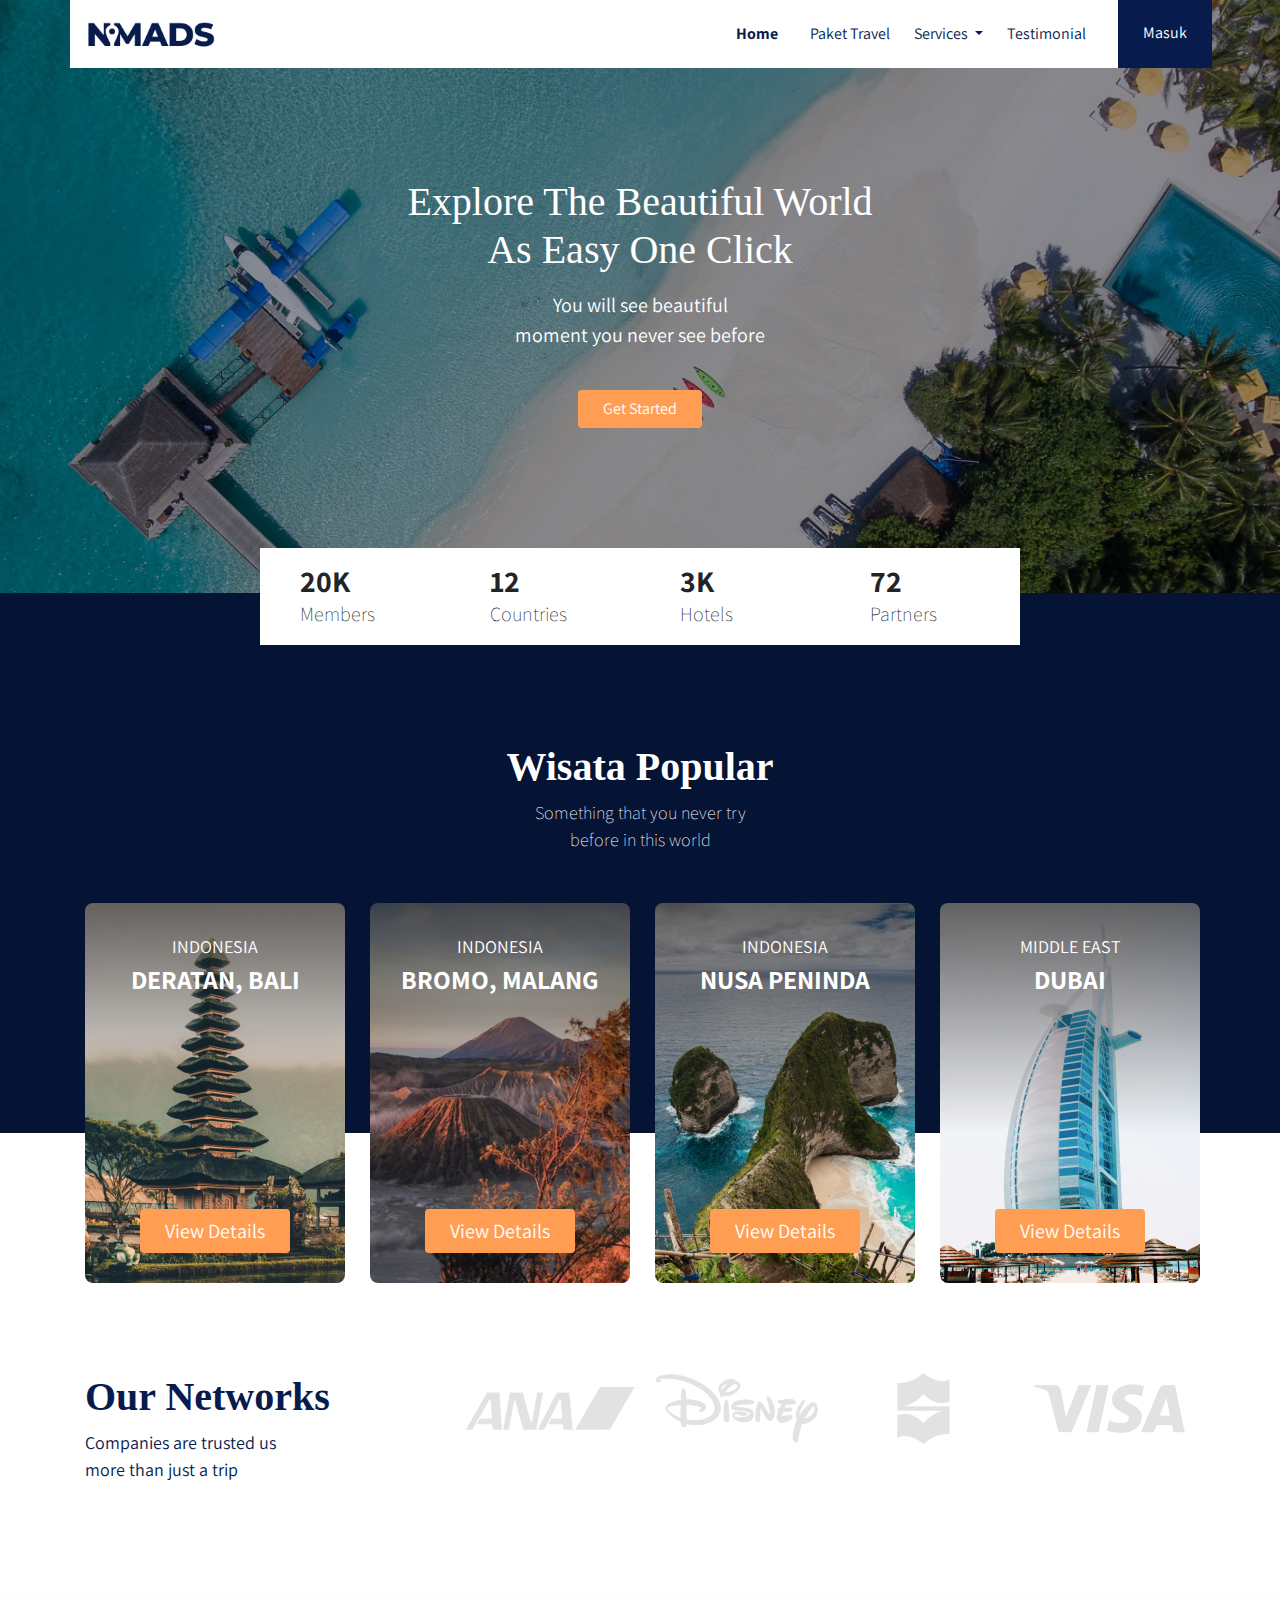
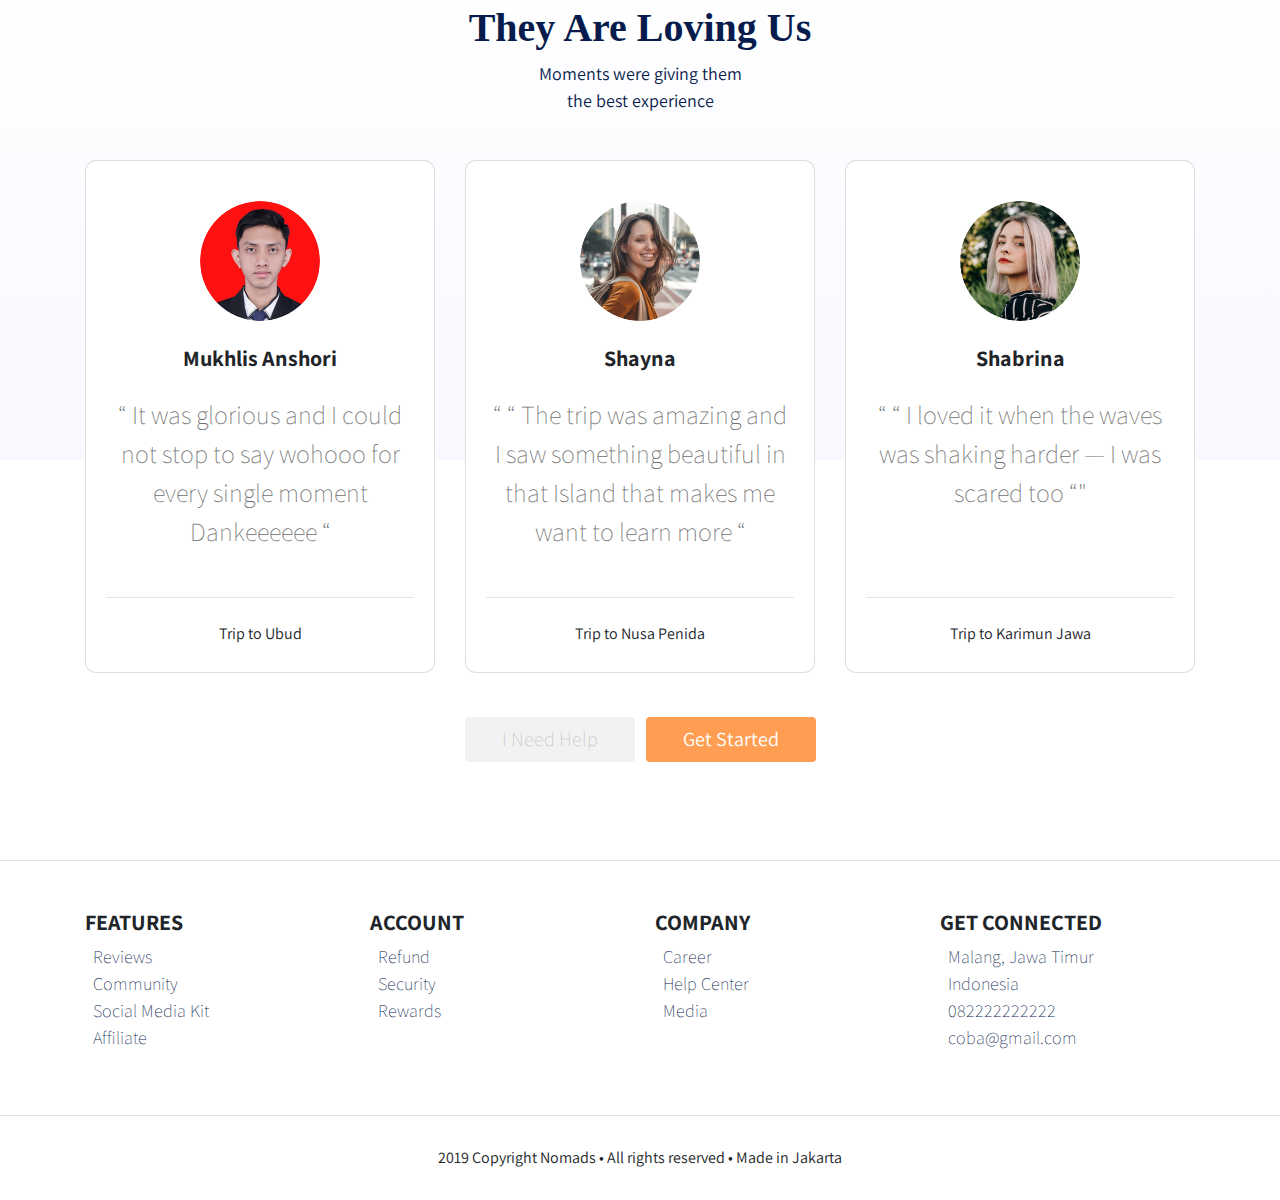
<file: index.html>
<!DOCTYPE html>
<html lang="en">
  <head>
    <meta charset="UTF-8" />
    <meta name="viewport" content="width=device-width, initial-scale=1.0" />
    <meta http-equiv="X-UA-Compatible" content="ie=edge" />
    <title>Document</title>
    <link
      rel="stylesheet"
      href="frontend/libraries/bootstrap/css/bootstrap.css"
    />
    <link rel="stylesheet" href="frontend/styles/main.css" />
    <link
      href="https://fonts.googleapis.com/css?family=Assistant&display=swap"
      rel="stylesheet"
    />
  </head>
  <body>
    <!-- Semantic elements -->
    <!-- https://www.w3schools.com/html/html5_semantic_elements.asp -->

    <!-- Bootstrap navbar example -->
    <!-- https://www.w3schools.com/bootstrap4/bootstrap_navbar.asp -->
    
    <!-- Navbar -->
    <div class="container">
      <nav class="row navbar navbar-expand-lg navbar-light bg-white">
        <a class="navbar-brand" href="#">
          <img src="frontend/images/logo.png" alt="" />
        </a>
        <button
          class="navbar-toggler navbar-toggler-right"
          type="button"
          data-toggle="collapse"
          data-target="#navb"
        >
          <span class="navbar-toggler-icon"></span>
        </button>

        <!-- Menu -->
        <div class="collapse navbar-collapse" id="navb">
          <ul class="navbar-nav ml-auto mr-3">
            <li class="nav-item mx-md-2">
              <a class="nav-link active" href="#">Home</a>
            </li>
            <li class="nav-item mx-md-2">
              <a class="nav-link" href="#">Paket Travel</a>
            </li>
            <li class="nav-item dropdown">
              <a
                class="nav-link dropdown-toggle"
                href="#"
                id="navbardrop"
                data-toggle="dropdown"
              >
                Services
              </a>
              <div class="dropdown-menu">
                <a class="dropdown-item" href="#">Link 1</a>
                <a class="dropdown-item" href="#">Link 2</a>
                <a class="dropdown-item" href="#">Link 3</a>
              </div>
            </li>
            <li class="nav-item mx-md-2">
              <a class="nav-link" href="#">Testimonial</a>
            </li>
          </ul>

          <!-- Mobile button -->
          <form class="form-inline d-sm-block d-md-none">
            <button class="btn btn-login my-2 my-sm-0">
              Masuk
            </button>
          </form>
          <!-- Desktop Button -->
          <form class="form-inline my-2 my-lg-0 d-none d-md-block">
            <button class="btn btn-login btn-navbar-right my-2 my-sm-0 px-4">
              Masuk
            </button>
          </form>
        </div>
      </nav>
    </div>

    <!-- Header -->
    <header class="text-center">
      <h1>Explore The Beautiful World <br> As Easy One Click</h1>
      <p class="mt-3">You will see beautiful <br> moment you 
        never see before</p>
        <a href="#" class="btn btn-get-started px-4 mt-4">
          Get Started
        </a>
    </header> 

    <main>
      <div class="container">
        <section class="section-stats row justify-content-center" id="stats">
          <div class="col-3 col-md-2 stats-detail">
            <h2>20K</h2>
            <p>Members</p>
          </div>
          <div class="col-3 col-md-2 stats-detail">
            <h2>12</h2>
            <p>Countries</p>
          </div>
          <div class="col-3 col-md-2 stats-detail">
            <h2>3K</h2>
            <p>Hotels</p>
          </div>
          <div class="col-3 col-md-2 stats-detail">
            <h2>72</h2>
            <p>Partners</p>
          </div>


        </section>
      </div>
      <section class="section-popular" id="popular">
        <div class="container">
          <div class="row">
            <div class="col text-center section-popular-heading">
              <h2>Wisata Popular</h2>
              <p>Something that you never try <br> before in this world</p>
            </div>
          </div>
        </div>
      </section>


      <!-- //CARD ITEM POPULAR -->
      <section class="section-popular-content" id="popularContent">
        <div class="container">
          <div class="section-popular-travel row justify-content-center">
            <div class="col-sm-6 col-md-4 col-lg-3">
              <div class="card-travel text-center d-flex flex-column" style="background-image: url('frontend/images/popular-1.png');">
                <div class="travel-country">INDONESIA</div>
                <div class="travel-location">DERATAN, BALI</div>
                <div class="travel-button mt-auto">
                  <a href="#" class="btn btn-travel-details px-4">View Details</a>
                </div>
              </div> 
            </div>
            <div class="col-sm-6 col-md-4 col-lg-3">
              <div class="card-travel text-center d-flex flex-column" style="background-image: url('frontend/images/popular-2.png');">
                <div class="travel-country">INDONESIA</div>
                <div class="travel-location">BROMO, MALANG</div>
                <div class="travel-button mt-auto">
                  <a href="#" class="btn btn-travel-details px-4">View Details</a>
                </div>
              </div> 
            </div>
            <div class="col-sm-6 col-md-4 col-lg-3">
              <div class="card-travel text-center d-flex flex-column" style="background-image: url('frontend/images/popular-3.png');">
                <div class="travel-country">INDONESIA</div>
                <div class="travel-location">NUSA PENINDA</div>
                <div class="travel-button mt-auto">
                  <a href="#" class="btn btn-travel-details px-4">View Details</a>
                </div>
              </div> 
            </div>
            <div class="col-sm-6 col-md-4 col-lg-3">
              <div class="card-travel text-center d-flex flex-column" style="background-image: url('frontend/images/popular-4.png');">
                <div class="travel-country">MIDDLE EAST</div>
                <div class="travel-location">DUBAI</div>
                <div class="travel-button mt-auto">
                  <a href="#" class="btn btn-travel-details px-4">View Details</a>
                </div>
              </div> 
            </div>
          </div>
        </div>
      </section>


      <!-- //Our Networks -->
      <section class="section-networks">
        <div class="container">
          <div class="row">
            <div class="col-md-4">
              <h2>Our Networks</h2>
              <p>Companies are trusted us <br> 
                more than just a trip</p>
            </div>
            <div class="col-md-8 text-center">
              <img src="frontend/images/logo-partner.png" alt="" class="img-partner">
            </div>
          </div>
        </div>
      </section>

      <!-- TESTIMONIAL -->
      <section class="section-testimonial-heading" id="testimonialHeading">
        <div class="container">
          <div class="row">
            <div class="col text-center">
              <h2>They Are Loving Us</h2>
              <p>Moments were giving them <br>
                 the best experience</p>
            </div>
          </div>
        </div>
      </section>  

      <section class="section-testimonial-content" id="testimonialContent">
        <div class="container">
          <div class="section-popular-travel row justify-content-center">
            <div class="col-sm-6 col-md-6 col-lg-4">
              <div class="card card-testimonial text-center">
                <div class="testimonial-content">
                  <img src="frontend/images/testimonial-1.png" alt=""
                  class="mb-4 rounded-circle">
                  <h3 class="mb-4">Mukhlis Anshori</h3>
                  <p class="testimonial">“ It was glorious and I could <br> not stop to say wohooo for  <br> every single moment <br> Dankeeeeee “</p>    
                </div>
                <hr>
                <p class="trip-to mt-2">Trip to Ubud</p>
              </div>
            </div>
            <div class="col-sm-6 col-md-6 col-lg-4">
              <div class="card card-testimonial text-center">
                <div class="testimonial-content">
                  <img src="frontend/images/testimonial-2.png" alt=""
                  class="mb-4 rounded-circle">
                  <h3 class="mb-4">Shayna</h3>
                  <p class="testimonial">“ “ The trip was amazing and
                       <br> I saw something beautiful in
                       <br> that Island that makes me
                       <br> want to learn more “</p>    
                </div>
                <hr>
                <p class="trip-to mt-2">Trip to Nusa Penida</p>
              </div>
            </div>
            <div class="col-sm-6 col-md-6 col-lg-4">
              <div class="card card-testimonial text-center">
                <div class="testimonial-content">
                  <img src="frontend/images/testimonial-3.png" alt=""
                  class="mb-4 rounded-circle">
                  <h3 class="mb-4">Shabrina</h3>
                  <p class="testimonial">“ “ I loved it when the waves
                       <br> was shaking harder — I was
                       <br> scared too “"</p>    
                </div>
                <hr>
                <p class="trip-to mt-2">Trip to Karimun Jawa</p>
              </div>
            </div>
            
          </div>
          <div class="row">
            <div class="col-12 text-center">
              <a href="#" class="btn btn-need-help px-4 mt-4 mx-1">
                I Need Help
              </a>
              <a href="#" class="btn btn-get-started px-4 mt-4 mx-1">
                Get Started
              </a>
            </div>
          </div>
        </div>
      </section>

    </main>
    <footer class="section-footer mt-5 mb-4 border-top">
      <div class="container pt-5 pb-5">
        <div class="row justify-content-center">
          <div class="col-12">
            <div class="row">
              <div class="col-12 col-lg-3">
                <h5>FEATURES</h5>
                <ul class="list-unstyled">
                  <li><a href="#">Reviews</a></li>
                  <li><a href="#">Community</a></li>
                  <li><a href="#">Social Media Kit</a></li>
                  <li><a href="#">Affiliate</a></li>
                </ul>
              </div>
              <div class="col-12 col-lg-3">
                <h5>ACCOUNT</h5>
                <ul class="list-unstyled">
                  <li><a href="#">Refund</a></li>
                  <li><a href="#">Security</a></li>
                  <li><a href="#">Rewards</a></li>
                </ul>
              </div>
              <div class="col-12 col-lg-3">
                <h5>COMPANY</h5>
                <ul class="list-unstyled">
                  <li><a href="#">Career</a></li>
                  <li><a href="#">Help Center</a></li>
                  <li><a href="#">Media</a></li>
                </ul>
              </div>
              <div class="col-12 col-lg-3">
                <h5>GET CONNECTED</h5>
                <ul class="list-unstyled">
                  <li><a href="#">Malang, Jawa Timur</a></li>
                  <li><a href="#">Indonesia</a></li>
                  <li><a href="#">082222222222</a></li>
                  <li><a href="#">coba@gmail.com</a></li>
                </ul>
              </div>
              
            </div>
          </div>
        </div>
      </div>
      <div class="copyright border-top text-center">
        <p>2019 Copyright Nomads • All rights reserved • Made in Jakarta</p>
        
      </div>
    </footer>

    <script src="frontend/libraries/retina/retina.js"></script>
    <script src="frontend/libraries/jquery/jquery-3.4.1.min.js"></script>
    <script src="frontend/libraries/bootstrap/js/bootstrap.js"></script>
  </body>
</html>
</file>
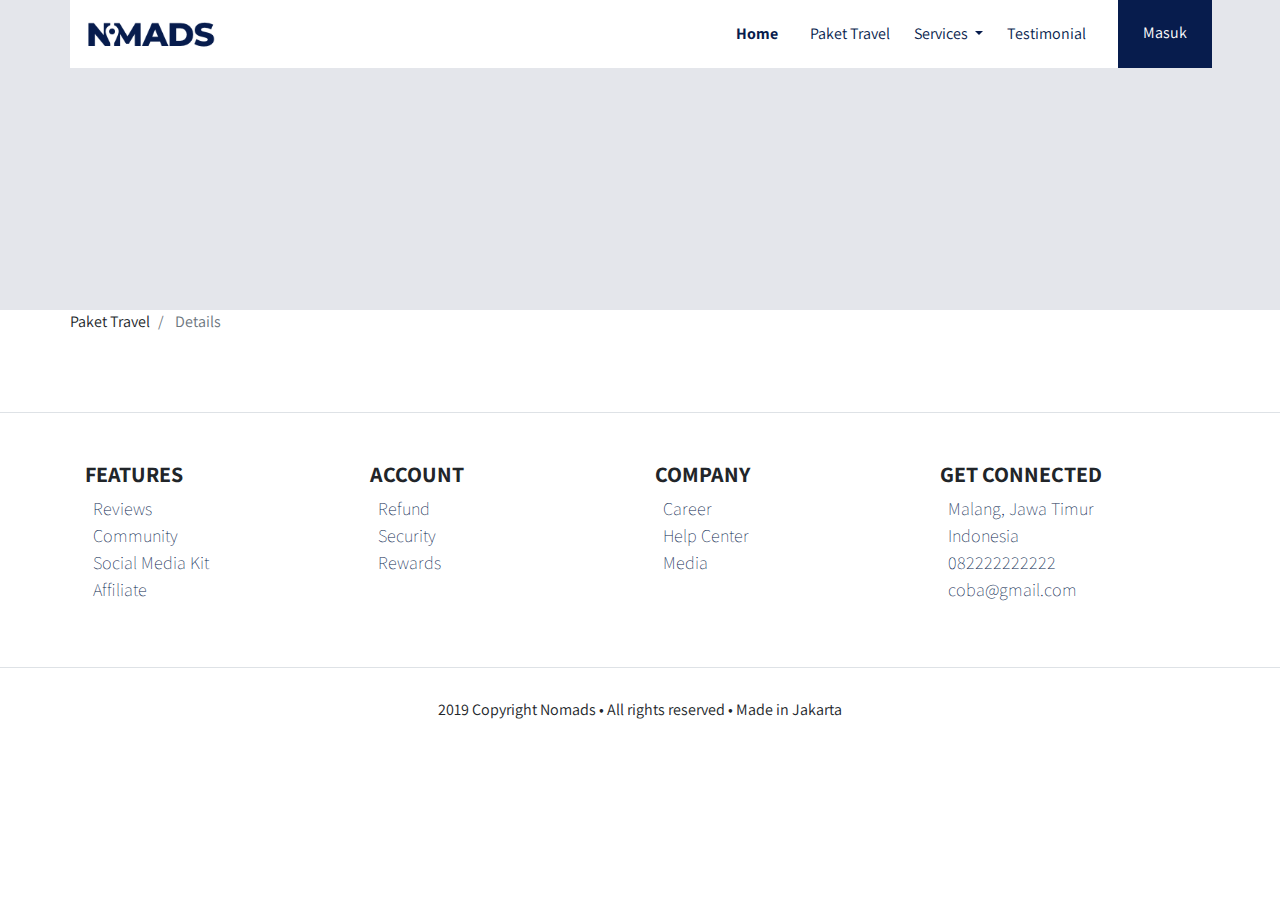
<file: details.html>
<!DOCTYPE html>
<html lang="en">
  <head>
    <meta charset="UTF-8" />
    <meta name="viewport" content="width=device-width, initial-scale=1.0" />
    <meta http-equiv="X-UA-Compatible" content="ie=edge" />
    <title>Document</title>
    <link
      rel="stylesheet"
      href="frontend/libraries/bootstrap/css/bootstrap.css"
    />
    <link rel="stylesheet" href="frontend/styles/main.css" />
    <link
      href="https://fonts.googleapis.com/css?family=Assistant&display=swap"
      rel="stylesheet"
    />
  </head>
  <body>
    <!-- Semantic elements -->
    <!-- https://www.w3schools.com/html/html5_semantic_elements.asp -->

    <!-- Bootstrap navbar example -->
    <!-- https://www.w3schools.com/bootstrap4/bootstrap_navbar.asp -->
    
    <!-- Navbar -->
    <div class="container">
      <nav class="row navbar navbar-expand-lg navbar-light bg-white">
        <a class="navbar-brand" href="#">
          <img src="frontend/images/logo.png" alt="" />
        </a>
        <button
          class="navbar-toggler navbar-toggler-right"
          type="button"
          data-toggle="collapse"
          data-target="#navb"
        >
          <span class="navbar-toggler-icon"></span>
        </button>

        <!-- Menu -->
        <div class="collapse navbar-collapse" id="navb">
          <ul class="navbar-nav ml-auto mr-3">
            <li class="nav-item mx-md-2">
              <a class="nav-link active" href="#">Home</a>
            </li>
            <li class="nav-item mx-md-2">
              <a class="nav-link" href="#">Paket Travel</a>
            </li>
            <li class="nav-item dropdown">
              <a
                class="nav-link dropdown-toggle"
                href="#"
                id="navbardrop"
                data-toggle="dropdown"
              >
                Services
              </a>
              <div class="dropdown-menu">
                <a class="dropdown-item" href="#">Link 1</a>
                <a class="dropdown-item" href="#">Link 2</a>
                <a class="dropdown-item" href="#">Link 3</a>
              </div>
            </li>
            <li class="nav-item mx-md-2">
              <a class="nav-link" href="#">Testimonial</a>
            </li>
          </ul>

          <!-- Mobile button -->
          <form class="form-inline d-sm-block d-md-none">
            <button class="btn btn-login my-2 my-sm-0">
              Masuk
            </button>
          </form>
          <!-- Desktop Button -->
          <form class="form-inline my-2 my-lg-0 d-none d-md-block">
            <button class="btn btn-login btn-navbar-right my-2 my-sm-0 px-4">
              Masuk
            </button>
          </form>
        </div>
      </nav>
    </div>


    <main>

      <section class="section-details-header"> </section>
      <section class="section-details-content">
        <div class="container">
          <div class="row">
            <div class="col p-0">
              <nav>
                <ol class="breadcrumb">
                  <li class="breadcrumb-item">
                    Paket Travel
                  </li>
                  <li class="breadcrumb-item active">
                    Details
                  </li>
                </ol>
              </nav>
            </div>
          </div>
        </div>
      </section>
    </main>

  
    <footer class="section-footer mt-5 mb-4 border-top">
      <div class="container pt-5 pb-5">
        <div class="row justify-content-center">
          <div class="col-12">
            <div class="row">
              <div class="col-12 col-lg-3">
                <h5>FEATURES</h5>
                <ul class="list-unstyled">
                  <li><a href="#">Reviews</a></li>
                  <li><a href="#">Community</a></li>
                  <li><a href="#">Social Media Kit</a></li>
                  <li><a href="#">Affiliate</a></li>
                </ul>
              </div>
              <div class="col-12 col-lg-3">
                <h5>ACCOUNT</h5>
                <ul class="list-unstyled">
                  <li><a href="#">Refund</a></li>
                  <li><a href="#">Security</a></li>
                  <li><a href="#">Rewards</a></li>
                </ul>
              </div>
              <div class="col-12 col-lg-3">
                <h5>COMPANY</h5>
                <ul class="list-unstyled">
                  <li><a href="#">Career</a></li>
                  <li><a href="#">Help Center</a></li>
                  <li><a href="#">Media</a></li>
                </ul>
              </div>
              <div class="col-12 col-lg-3">
                <h5>GET CONNECTED</h5>
                <ul class="list-unstyled">
                  <li><a href="#">Malang, Jawa Timur</a></li>
                  <li><a href="#">Indonesia</a></li>
                  <li><a href="#">082222222222</a></li>
                  <li><a href="#">coba@gmail.com</a></li>
                </ul>
              </div>
              
            </div>
          </div>
        </div>
      </div>
      <div class="copyright border-top text-center">
        <p>2019 Copyright Nomads • All rights reserved • Made in Jakarta</p>
        
      </div>
    </footer>

    <script src="frontend/libraries/retina/retina.js"></script>
    <script src="frontend/libraries/jquery/jquery-3.4.1.min.js"></script>
    <script src="frontend/libraries/bootstrap/js/bootstrap.js"></script>
  </body>
</html>
</file>
<file: frontend/styles/main.css>
body {
  background-color: #fff;
  font-family: "Assistant", sans-serif;
}

.navbar-brand img {
  max-height: 40px;
}

.btn-navbar-right {
  margin-top: -10px !important;
  height: 70px;
  margin-bottom: -8px !important;
  margin-right: -18px !important;
  border-radius: 0;
}

.navbar-light .navbar-nav .nav-link {
  color: #071C4D;
}
.navbar-light .navbar-nav .nav-link.active {
  font-weight: bold;
  color: #071C4D !important;
}

.btn-login {
  background-color: #071C4D;
  color: #fff;
}
.btn-login:hover {
  background-color: #0c3188;
  color: white;
  transition: 0.3s;
}

header {
  padding: 180px 0 165px;
  background-image: url(../images/banner.png);
  background-size: cover;
  margin-top: -70px;
}
header h1, header p {
  color: white;
}
header h1 {
  font-family: "Playfair Display", serif;
}
header p {
  font-size: 20px;
  font-family: "Assistant", sans-serif;
}
header .btn-get-started {
  background-color: #FF9E53;
  color: white;
}
header .btn-get-started:hover {
  background-color: #fab889;
  color: white;
}

.section-stats {
  margin-top: -45px;
}
.section-stats .stats-detail {
  padding-top: 15px;
  padding-left: 40px;
  background-color: white;
}
.section-stats h2 {
  font-size: 30px;
  margin-bottom: 0;
  font-weight: bold;
}
.section-stats p {
  font-size: 20px;
  font-weight: lighter;
}

.section-popular {
  background-color: #051334;
  min-height: 540px;
  margin-top: -52px;
  margin-bottom: -230px;
}
.section-popular .section-popular-heading {
  margin-top: 150px;
}
.section-popular .section-popular-heading h2 {
  color: white;
  font-size: 40px;
  font-weight: bold;
  font-family: "Playfair Display", serif;
}
.section-popular .section-popular-heading p {
  color: white;
  font-weight: lighter;
  font-size: 18px;
  font-family: "Assistant", sans-serif;
}

.section-popular-content .section-popular-travel .card-travel {
  min-height: 380px;
  min-width: 260px;
  padding: 30px;
  margin-bottom: 30px;
  background-size: cover;
  border-radius: 8px;
}
.section-popular-content .section-popular-travel .card-travel .travel-country {
  font-size: 18px;
  color: white;
  font-family: "Assistant", sans-serif;
}
.section-popular-content .section-popular-travel .card-travel .travel-location {
  font-size: 26px;
  font-weight: bold;
  color: white;
}
.section-popular-content .section-popular-travel .card-travel .travel-button .btn {
  background-color: #FF9E53;
  color: white;
  font-family: "Assistant", sans-serif;
  font-size: 20px;
}
.section-popular-content .section-popular-travel .card-travel .travel-button .btn:hover {
  background-color: #f0af7e;
  color: white;
}

.section-networks {
  background-color: #fff;
  margin-top: -180px;
  padding-top: 240px;
  padding-bottom: 55px;
}
.section-networks h2 {
  font-family: "Playfair Display", serif;
  font-size: 40px;
  font-weight: bold;
  color: #071C4D;
}
.section-networks p {
  font-size: 18px;
  font-family: "Assistant", sans-serif;
  color: #071C4D;
}
.section-networks .img-partner {
  max-width: 100%;
}

.section-testimonial-heading {
  background: linear-gradient(white 0%, #f7f9ff 100%);
  padding-top: 50px;
  min-height: 506px;
}
.section-testimonial-heading h2, .section-testimonial-heading p {
  color: #071C4D;
}
.section-testimonial-heading h2 {
  font-family: "Playfair Display", serif;
  font-size: 40px;
  font-weight: bold;
}
.section-testimonial-heading p {
  font-size: 18px;
  font-family: "Assistant", sans-serif;
}

.section-testimonial-content {
  margin-top: -300px;
  padding-bottom: 50px;
}
.section-testimonial-content .card-testimonial {
  padding: 40px 20px 10px;
  border-radius: 11px;
  margin-bottom: 20px;
}
.section-testimonial-content .card-testimonial .testimonial-content {
  min-height: 380px;
}
.section-testimonial-content .card-testimonial .testimonial-content img {
  width: 120px;
}
.section-testimonial-content .card-testimonial .testimonial-content h3 {
  font-size: 22px;
  font-family: "Assistant", sans-serif;
  font-weight: bold;
}
.section-testimonial-content .card-testimonial .testimonial-content .testimonial {
  font-family: "Assistant", sans-serif;
  font-weight: 200;
  font-size: 26px;
  color: #6e6e6e;
  min-height: 160px;
}
.section-testimonial-content .card-testimonial .testimonial-content .trip-to {
  font-size: 22px;
  font-family: "Assistant", sans-serif;
}
.section-testimonial-content .card-testimonial .testimonial-content hr {
  margin-left: -20px;
  margin-right: -20px;
}
.section-testimonial-content .btn-need-help, .section-testimonial-content .btn-get-started {
  height: 45px;
  width: 170px;
}
.section-testimonial-content .btn-need-help {
  background-color: #F2F2F2;
  font-family: "Assistant", sans-serif;
  color: #C3C3C3;
  font-size: 20px;
  font-weight: lighter;
}
.section-testimonial-content .btn-need-help:hover {
  background-color: #7a7a7a;
  color: white;
}
.section-testimonial-content .btn-get-started {
  background-color: #FF9E53;
  color: white;
  font-size: 20px;
}
.section-testimonial-content .btn-get-started:hover {
  background-color: #f7c197;
}

.section-footer a {
  color: #071C4D;
  font-size: 18px;
  font-weight: lighter;
  padding: 8px;
}
.section-footer h5 {
  font-size: 22px;
  font-weight: bold;
}
.section-footer .copyright p {
  margin-top: 30px;
  margin-bottom: 30px;
}

.section-details-header {
  min-height: 310px;
  background: #E4E6EB;
  margin-top: -68px;
}

.section-details-content .breadcrumb {
  background-color: transparent;
  padding: 0;
  margin-bottom: 30px;
}
@media screen and (max-width: 360px) {
  body .section-stats .stats-detail h2 {
    font-size: 20px;
  }
  body .section-stats .stats-detail p {
    font-size: 12px;
  }
}/*# sourceMappingURL=main.css.map */
</file>
